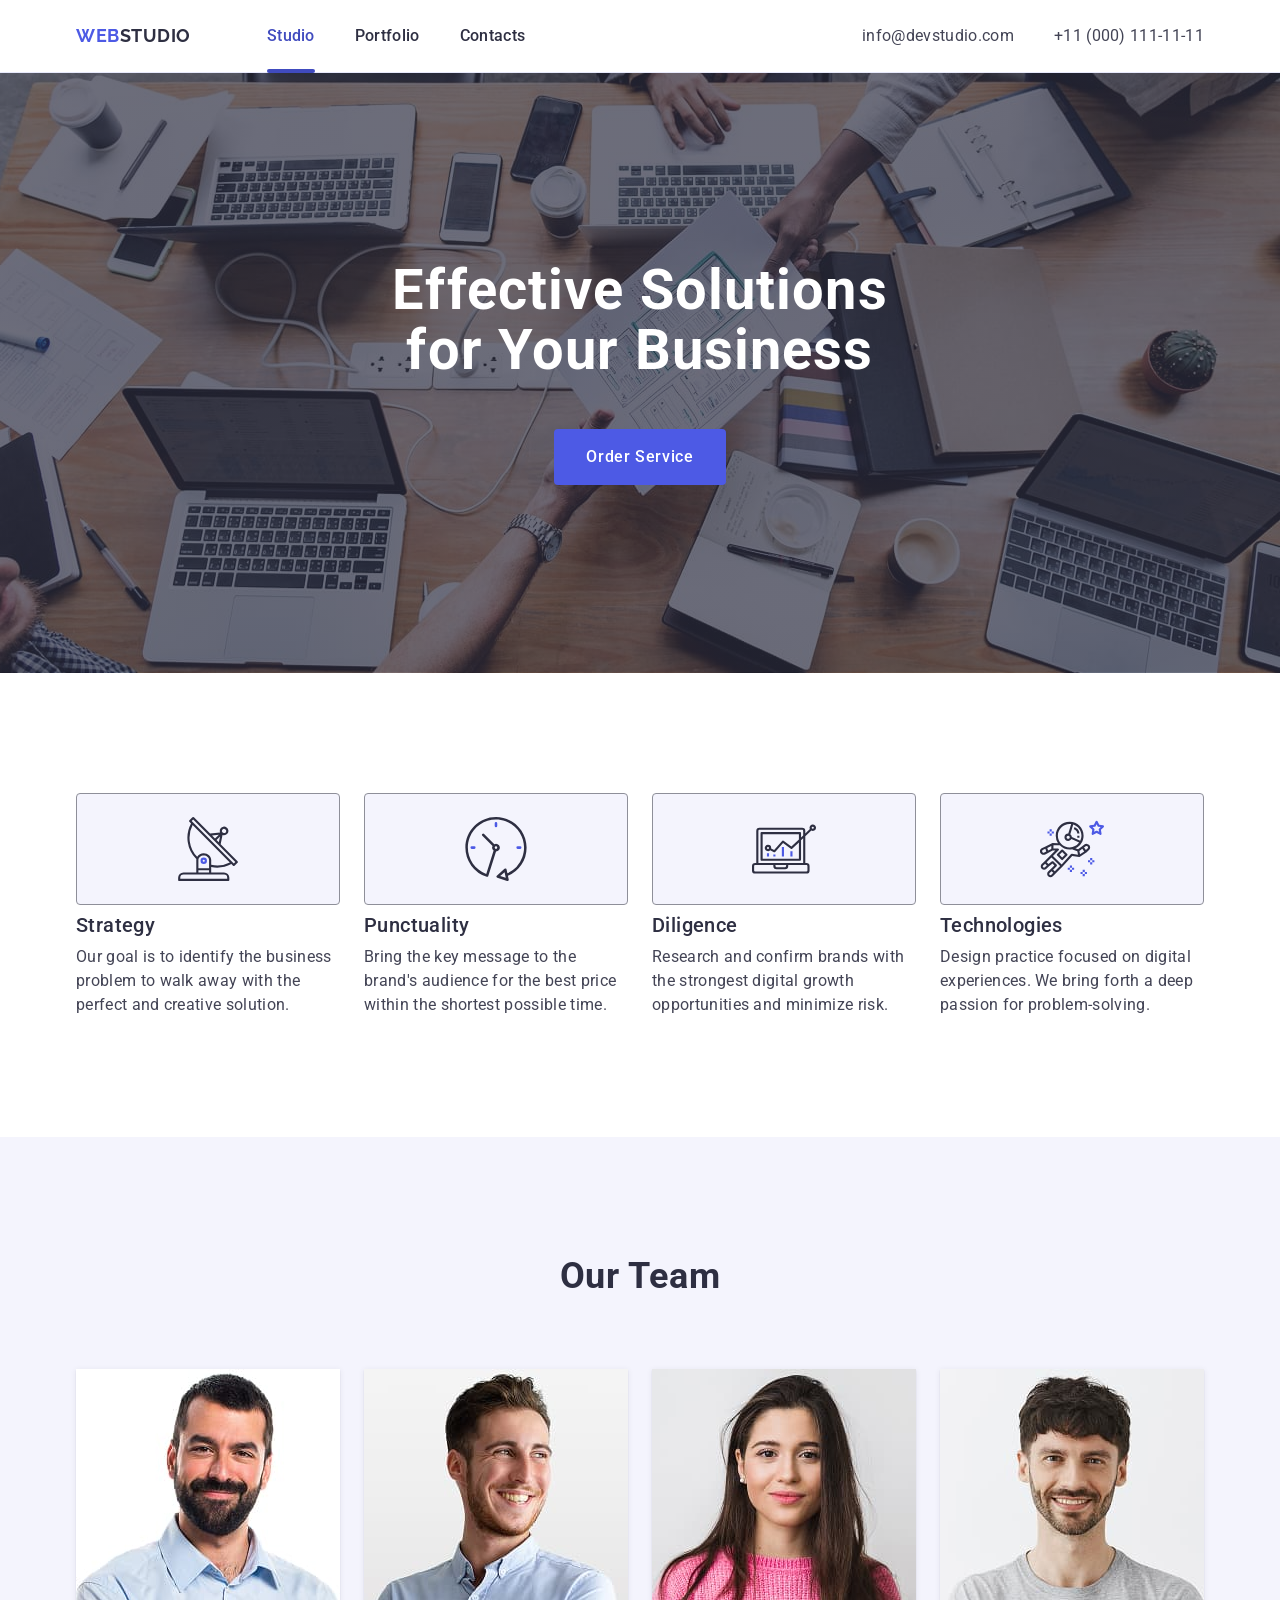
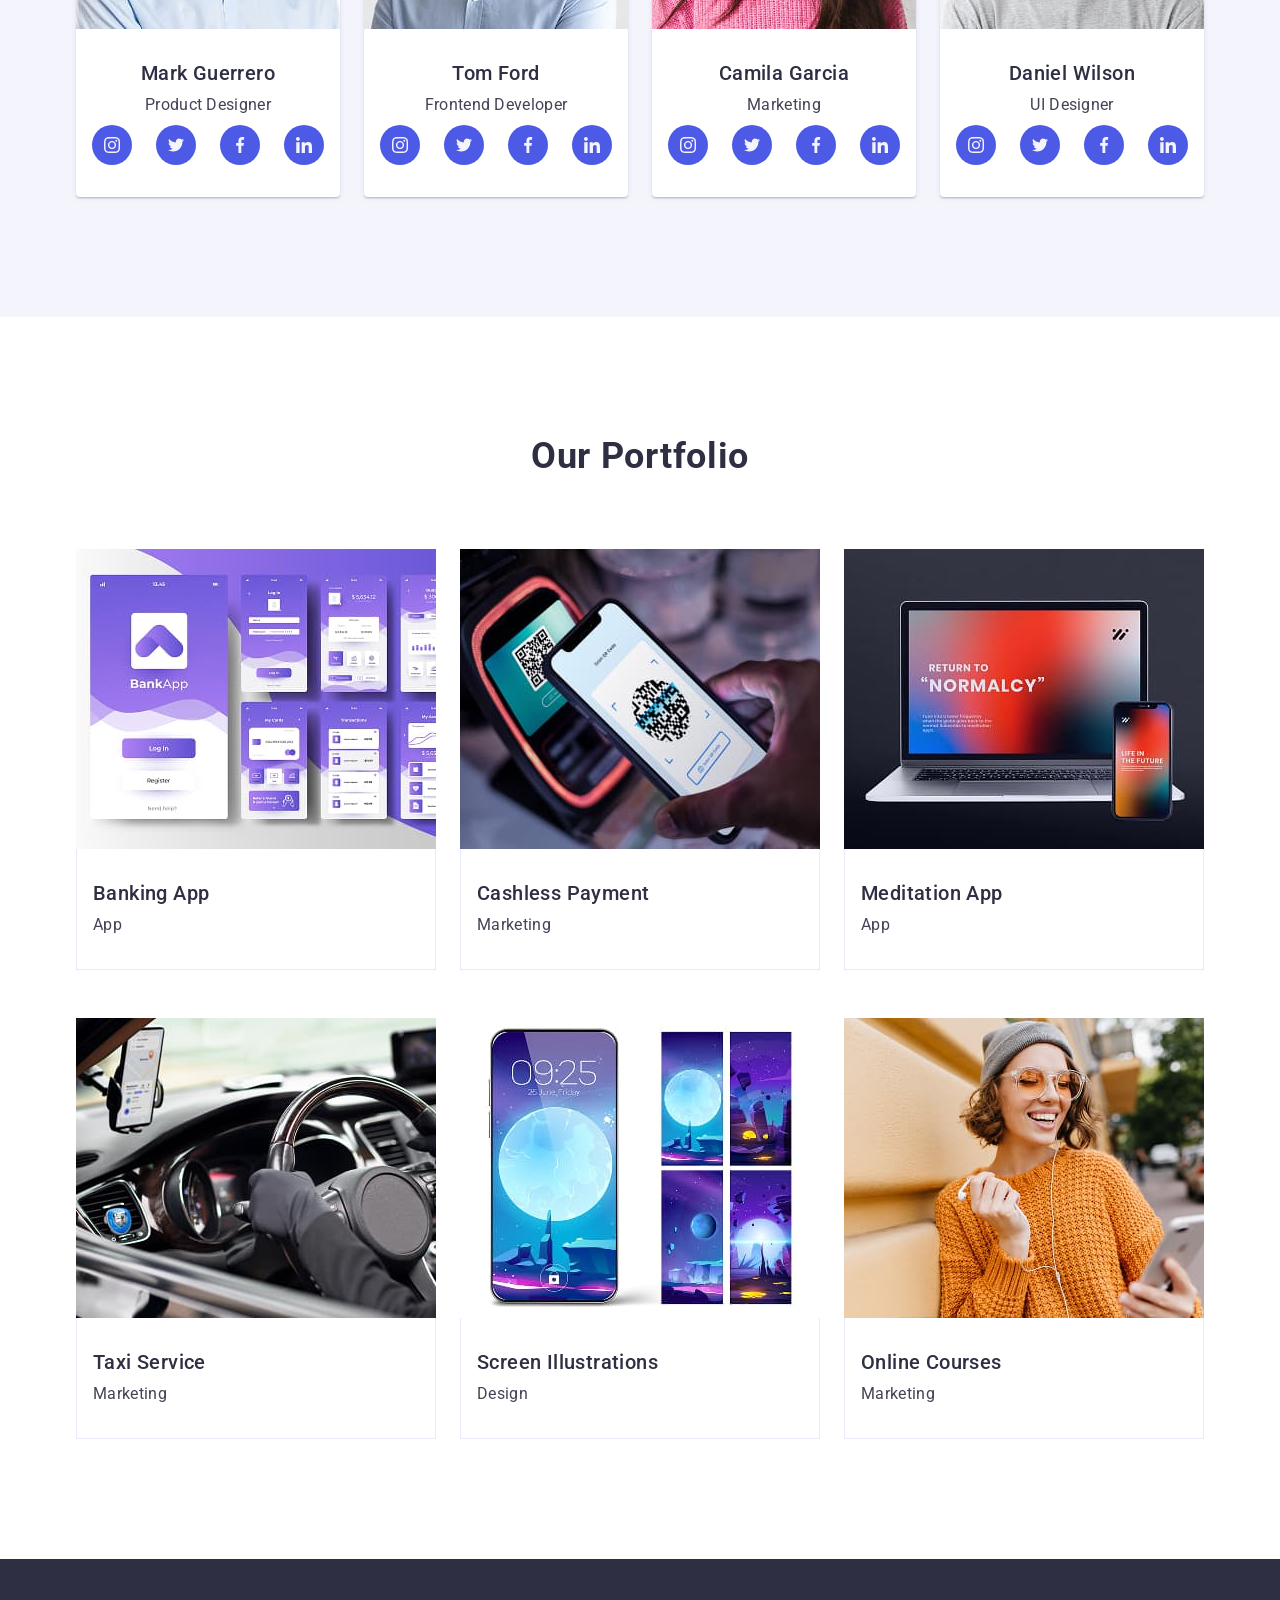
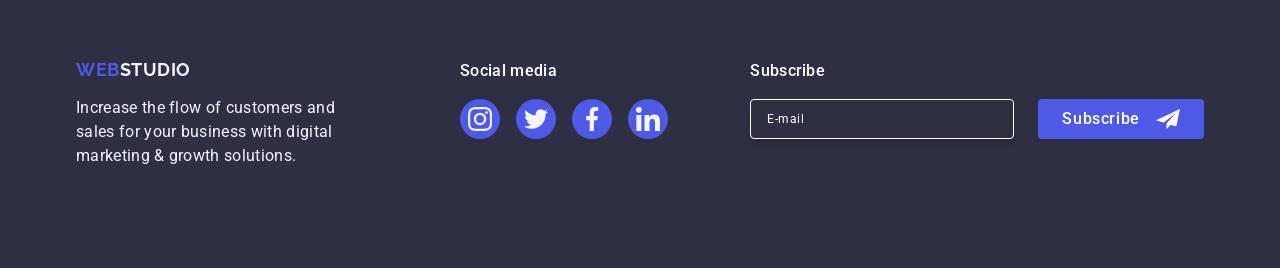
<file: index.html>
<!DOCTYPE html>
<html lang="en">
  <head>
    <meta charset="UTF-8" />
    <meta name="viewport" content="width=device-width, initial-scale=1.0" />
    <link rel="preconnect" href="https://fonts.googleapis.com" />
    <link rel="preconnect" href="https://fonts.gstatic.com" crossorigin />
    <link
      href="https://fonts.googleapis.com/css2?family=Raleway:wght@700&family=Roboto:wght@100..900&display=swap"
      rel="stylesheet"
    />
    <link
      rel="stylesheet"
      href="https://cdn.jsdelivr.net/npm/modern-normalize@2.0.0/modern-normalize.min.css"
    />
    <title>Document</title>
    <link rel="stylesheet" href="./css/styles.css" />
  </head>
  <body>
    <!-- HEADER -->
    <header class="header">
      <div class="container header-container">
        <nav class="header-nav">
          <!-- prettier-ignore -->
          <a href="./index.html" class="logo header-logo">
          Web<span class="logo-studio">Studio</span>
        </a>
          <ul class="header-menu">
            <li>
              <a class="header-menu-link current" href="./index.html">Studio</a>
            </li>
            <li><a class="header-menu-link" href="">Portfolio</a></li>
            <li><a class="header-menu-link" href="">Contacts</a></li>
          </ul>
        </nav>
        <address class="contacts">
          <ul class="header-contacts-list">
            <li>
              <a class="header-contacts-link" href="mailto:info@devstudio.com">
                info@devstudio.com
              </a>
            </li>
            <li>
              <a class="header-contacts-link" href="tel:+110001111111">
                +11 (000) 111-11-11
              </a>
            </li>
          </ul>
        </address>
      </div>
    </header>

    <!-- MAIN -->
    <main>
      <!-- HERO SECTION -->
      <section class="hero-section">
        <div class="container">
          <h1 class="hero-title">Effective Solutions for Your Business</h1>
          <button type="button" class="hero-button" data-modal-open>
            Order Service
          </button>
        </div>
      </section>

      <!-- BENEFITS SECTION -->
      <section class="section">
        <div class="container">
          <h2 class="visually-hidden">Our Benefits</h2>
          <ul class="benefits-list">
            <li class="benefits-item">
              <div class="benefits-icon-wrapper">
                <svg width="64" height="64">
                  <use href="./images/icons.svg#icon-antenna"></use>
                </svg>
              </div>
              <h3 class="benefits-item-title">Strategy</h3>
              <p class="benefits-item-text">
                Our goal is to identify the business problem to walk away with
                the perfect and creative solution.
              </p>
            </li>
            <li class="benefits-item">
              <div class="benefits-icon-wrapper">
                <svg width="64" height="64">
                  <use href="./images/icons.svg#icon-clock"></use>
                </svg>
              </div>
              <h3 class="benefits-item-title">Punctuality</h3>
              <p class="benefits-item-text">
                Bring the key message to the brand's audience for the best price
                within the shortest possible time.
              </p>
            </li>
            <li class="benefits-item">
              <div class="benefits-icon-wrapper">
                <svg width="64" height="64">
                  <use href="./images/icons.svg#icon-diagram"></use>
                </svg>
              </div>
              <h3 class="benefits-item-title">Diligence</h3>
              <p class="benefits-item-text">
                Research and confirm brands with the strongest digital growth
                opportunities and minimize risk.
              </p>
            </li>
            <li class="benefits-item">
              <div class="benefits-icon-wrapper">
                <svg width="64" height="64">
                  <use href="./images/icons.svg#icon-astronaut"></use>
                </svg>
              </div>
              <h3 class="benefits-item-title">Technologies</h3>
              <p class="benefits-item-text">
                Design practice focused on digital experiences. We bring forth a
                deep passion for problem-solving.
              </p>
            </li>
          </ul>
        </div>
      </section>

      <!-- TEAM SECTION -->
      <section class="team-section section">
        <div class="container">
          <h2 class="team-title">Our Team</h2>
          <ul class="team-list">
            <li class="team-item">
              <img
                src="./images/Team-1.jpg"
                alt="A dark-haired bearded man in a light blue shirt"
                width="264"
                height="260"
              />
              <div class="team-content">
                <h3 class="team-item-title">Mark Guerrero</h3>
                <p class="team-item-text">Product Designer</p>
                <ul class="team-social-list">
                  <li class="team-social-item">
                    <a class="team-social-link" href="">
                      <svg class="team-social-icon" width="16" height="16">
                        <use href="./images/icons.svg#icon-instagram"></use>
                      </svg>
                    </a>
                  </li>
                  <li class="team-social-item">
                    <a class="team-social-link" href="">
                      <svg class="team-social-icon" width="16" height="16">
                        <use href="./images/icons.svg#icon-twitter"></use>
                      </svg>
                    </a>
                  </li>
                  <li class="team-social-item">
                    <a class="team-social-link" href="">
                      <svg class="team-social-icon" width="16" height="16">
                        <use href="./images/icons.svg#icon-facebook"></use>
                      </svg>
                    </a>
                  </li>
                  <li class="team-social-item">
                    <a class="team-social-link" href="">
                      <svg class="team-social-icon" width="16" height="16">
                        <use href="./images/icons.svg#icon-linkedin"></use>
                      </svg>
                    </a>
                  </li>
                </ul>
              </div>
            </li>
            <li class="team-item">
              <img
                src="./images/Team-2.jpg"
                alt="A fair-haired man in a light blue shirt"
                width="264"
                height="260"
              />
              <div class="team-content">
                <h3 class="team-item-title">Tom Ford</h3>
                <p class="team-item-text">Frontend Developer</p>
                <ul class="team-social-list">
                  <li class="team-social-item">
                    <a class="team-social-link" href="">
                      <svg class="team-social-icon" width="16" height="16">
                        <use href="./images/icons.svg#icon-instagram"></use>
                      </svg>
                    </a>
                  </li>
                  <li class="team-social-item">
                    <a class="team-social-link" href="">
                      <svg class="team-social-icon" width="16" height="16">
                        <use href="./images/icons.svg#icon-twitter"></use>
                      </svg>
                    </a>
                  </li>
                  <li class="team-social-item">
                    <a class="team-social-link" href="">
                      <svg class="team-social-icon" width="16" height="16">
                        <use href="./images/icons.svg#icon-facebook"></use>
                      </svg>
                    </a>
                  </li>
                  <li class="team-social-item">
                    <a class="team-social-link" href="">
                      <svg class="team-social-icon" width="16" height="16">
                        <use href="./images/icons.svg#icon-linkedin"></use>
                      </svg>
                    </a>
                  </li>
                </ul>
              </div>
            </li>
            <li class="team-item">
              <img
                src="./images/Team-3.jpg"
                alt="A dark-haired woman in a pink sweater"
                width="264"
                height="260"
              />
              <div class="team-content">
                <h3 class="team-item-title">Camila Garcia</h3>
                <p class="team-item-text">Marketing</p>
                <ul class="team-social-list">
                  <li class="team-social-item">
                    <a class="team-social-link" href="">
                      <svg class="team-social-icon" width="16" height="16">
                        <use href="./images/icons.svg#icon-instagram"></use>
                      </svg>
                    </a>
                  </li>
                  <li class="team-social-item">
                    <a class="team-social-link" href="">
                      <svg class="team-social-icon" width="16" height="16">
                        <use href="./images/icons.svg#icon-twitter"></use>
                      </svg>
                    </a>
                  </li>
                  <li class="team-social-item">
                    <a class="team-social-link" href="">
                      <svg class="team-social-icon" width="16" height="16">
                        <use href="./images/icons.svg#icon-facebook"></use>
                      </svg>
                    </a>
                  </li>
                  <li class="team-social-item">
                    <a class="team-social-link" href="">
                      <svg class="team-social-icon" width="16" height="16">
                        <use href="./images/icons.svg#icon-linkedin"></use>
                      </svg>
                    </a>
                  </li>
                </ul>
              </div>
            </li>
            <li class="team-item">
              <img
                src="./images/Team-4.jpg"
                alt="A dark-haired man in a gray T-shirt"
                width="264"
                height="260"
              />
              <div class="team-content">
                <h3 class="team-item-title">Daniel Wilson</h3>
                <p class="team-item-text">UI Designer</p>
                <ul class="team-social-list">
                  <li class="team-social-item">
                    <a class="team-social-link" href="">
                      <svg class="team-social-icon" width="16" height="16">
                        <use href="./images/icons.svg#icon-instagram"></use>
                      </svg>
                    </a>
                  </li>
                  <li class="team-social-item">
                    <a class="team-social-link" href="">
                      <svg class="team-social-icon" width="16" height="16">
                        <use href="./images/icons.svg#icon-twitter"></use>
                      </svg>
                    </a>
                  </li>
                  <li class="team-social-item">
                    <a class="team-social-link" href="">
                      <svg class="team-social-icon" width="16" height="16">
                        <use href="./images/icons.svg#icon-facebook"></use>
                      </svg>
                    </a>
                  </li>
                  <li class="team-social-item">
                    <a class="team-social-link" href="">
                      <svg class="team-social-icon" width="16" height="16">
                        <use href="./images/icons.svg#icon-linkedin"></use>
                      </svg>
                    </a>
                  </li>
                </ul>
              </div>
            </li>
          </ul>
        </div>
      </section>

      <!-- PORTFOLIO SECTION -->
      <section class="section">
        <div class="container">
          <h2 class="portfolio-title">Our Portfolio</h2>
          <ul class="portfolio-list">
            <li class="portfolio-item">
              <div class="portfolio-wrapper">
                <img
                  src="./images/Portfolio-1.jpg"
                  alt="Banking app"
                  width="360"
                  height="300"
                />
                <p class="overlay">
                  14 Stylish and User-Friendly App Design Concepts · Task
                  Manager App · Calorie Tracker App · Exotic Fruit Ecommerce App
                  · Cloud Storage App
                </p>
              </div>
              <div class="portfolio-content">
                <h3 class="portfolio-item-title">Banking App</h3>
                <p class="portfolio-item-text">App</p>
              </div>
            </li>
            <li class="portfolio-item">
              <div class="portfolio-wrapper">
                <img
                  src="./images/Portfolio-2.jpg"
                  alt="Mobile phone"
                  width="360"
                  height="300"
                />
                <p class="overlay">
                  14 Stylish and User-Friendly App Design Concepts · Task
                  Manager App · Calorie Tracker App · Exotic Fruit Ecommerce App
                  · Cloud Storage App
                </p>
              </div>
              <div class="portfolio-content">
                <h3 class="portfolio-item-title">Cashless Payment</h3>
                <p class="portfolio-item-text">Marketing</p>
              </div>
            </li>
            <li class="portfolio-item">
              <div class="portfolio-wrapper">
                <img
                  src="./images/Portfolio-3.jpg"
                  alt="Laptop and mobile phone"
                  width="360"
                  height="300"
                />
                <p class="overlay">
                  14 Stylish and User-Friendly App Design Concepts · Task
                  Manager App · Calorie Tracker App · Exotic Fruit Ecommerce App
                  · Cloud Storage App
                </p>
              </div>
              <div class="portfolio-content">
                <h3 class="portfolio-item-title">Meditation App</h3>
                <p class="portfolio-item-text">App</p>
              </div>
            </li>
            <li class="portfolio-item">
              <div class="portfolio-wrapper">
                <img
                  src="./images/Portfolio-4.jpg"
                  alt="Steering wheel"
                  width="360"
                  height="300"
                />
                <p class="overlay">
                  14 Stylish and User-Friendly App Design Concepts · Task
                  Manager App · Calorie Tracker App · Exotic Fruit Ecommerce App
                  · Cloud Storage App
                </p>
              </div>
              <div class="portfolio-content">
                <h3 class="portfolio-item-title">Taxi Service</h3>
                <p class="portfolio-item-text">Marketing</p>
              </div>
            </li>
            <li class="portfolio-item">
              <div class="portfolio-wrapper">
                <img
                  src="./images/Portfolio-5.jpg"
                  alt="Mobile phone and images of the moon"
                  width="360"
                  height="300"
                />
                <p class="overlay">
                  14 Stylish and User-Friendly App Design Concepts · Task
                  Manager App · Calorie Tracker App · Exotic Fruit Ecommerce App
                  · Cloud Storage App
                </p>
              </div>
              <div class="portfolio-content">
                <h3 class="portfolio-item-title">Screen Illustrations</h3>
                <p class="portfolio-item-text">Design</p>
              </div>
            </li>
            <li class="portfolio-item">
              <div class="portfolio-wrapper">
                <img
                  src="./images/Portfolio-6.jpg"
                  alt="Girl in orange sweater"
                  width="360"
                  height="300"
                />
                <p class="overlay">
                  14 Stylish and User-Friendly App Design Concepts · Task
                  Manager App · Calorie Tracker App · Exotic Fruit Ecommerce App
                  · Cloud Storage App
                </p>
              </div>
              <div class="portfolio-content">
                <h3 class="portfolio-item-title">Online Courses</h3>
                <p class="portfolio-item-text">Marketing</p>
              </div>
            </li>
          </ul>
        </div>
      </section>
    </main>

    <!-- FOOTER -->
    <footer class="footer">
      <div class="container footer-container">
        <div class="footer-wrapper">
          <!-- prettier-ignore -->
          <a class="logo footer-logo" href="./index.html">
          Web<span class="footer-logo-studio">Studio</span>
        </a>
          <p class="footer-text">
            Increase the flow of customers and sales for your business with
            digital marketing & growth solutions.
          </p>
        </div>

        <div>
          <p class="footer-title">Social media</p>
          <ul class="footer-icon-list">
            <li class="footer-icon-item">
              <a href="" class="footer-icon-link">
                <svg class="footer-icon" width="24" height="24">
                  <use href="./images/icons.svg#icon-instagram"></use>
                </svg>
              </a>
            </li>
            <li class="footer-icon-item">
              <a href="" class="footer-icon-link">
                <svg class="footer-icon" width="24" height="24">
                  <use href="./images/icons.svg#icon-twitter"></use>
                </svg>
              </a>
            </li>
            <li class="footer-icon-item">
              <a href="" class="footer-icon-link">
                <svg class="footer-icon" width="24" height="24">
                  <use href="./images/icons.svg#icon-facebook"></use>
                </svg>
              </a>
            </li>
            <li class="footer-icon-item">
              <a href="" class="footer-icon-link">
                <svg class="footer-icon" width="24" height="24">
                  <use href="./images/icons.svg#icon-linkedin"></use>
                </svg>
              </a>
            </li>
          </ul>
        </div>

        <div class="footer-form-container">
          <p class="footer-form-title">Subscribe</p>
          <form class="footer-form" name="subscribe-form">
            <label class="footer-form-label" for="user-email">
              <input
                class="footer-form-input"
                type="email"
                name="user-email"
                id="user-email"
                placeholder="E-mail"
              />
            </label>

            <button class="footer-form-btn" type="submit">
              Subscribe
              <svg class="footer-form-icon" width="24" height="24">
                <use href="./images/icons.svg#icon-subscribe"></use>
              </svg>
            </button>
          </form>
        </div>
      </div>
    </footer>

    <!-- MODAL -->
    <div class="backdrop" data-modal>
      <div class="modal">
        <button type="button" class="modal-close-btn" data-modal-close>
          <svg class="modal-close-icon" width="8" height="8">
            <use href="./images/icons.svg#icon-close"></use>
          </svg>
        </button>
        <p class="modal-title">Leave your contacts and we will call you back</p>

        <!-- MODAL FORM -->
        <form name="modal-form">
          <div class="modal-thumb">
            <label class="modal-label" for="user-name">Name</label>
            <div class="modal-input-group">
              <input
                class="modal-input-field"
                type="text"
                name="user-name"
                id="user-name"
                required
              />
              <svg class="modal-input-icon" width="18" height="24">
                <use href="./images/icons.svg#icon-person"></use>
              </svg>
            </div>
          </div>
          <div class="modal-thumb">
            <label class="modal-label" for="tel">Phone</label>
            <div class="modal-input-group">
              <input
                class="modal-input-field"
                type="tel"
                name="user-tel"
                id="tel"
                required
              />
              <svg class="modal-input-icon" width="18" height="24">
                <use href="./images/icons.svg#icon-phone"></use>
              </svg>
            </div>
          </div>
          <div class="modal-thumb">
            <label class="modal-label" for="email">Email</label>
            <div class="modal-input-group">
              <input
                class="modal-input-field"
                name="user-email"
                type="email"
                id="email"
                required
              />
              <svg class="modal-input-icon" width="18" height="24">
                <use href="./images/icons.svg#icon-email"></use>
              </svg>
            </div>
          </div>
          <div class="modal-textarea-thumb">
            <label class="modal-label" for="user-comment">Comment</label>
            <textarea
              class="modal-textarea"
              name="user-comment"
              id="user-comment"
              placeholder="Text input"
            ></textarea>
          </div>
          <div class="checkbox-container">
            <input
              class="visually-hidden checkbox-input"
              type="checkbox"
              name="user-privacy"
              id="user-privacy"
              value="true"
            />
            <!-- prettier-ignore -->
            <label class="checkbox-label" for="user-privacy">
              <span class="checkbox-icon-wrapper">
                <svg class="checkbox-icon" width="10" height="8">
                  <use href="./images/icons.svg#icon-check"></use>
                </svg>
              </span>
              I accept the terms and conditions of the <a class="checkbox-link" href="">Privacy Policy</a>
            </label>
          </div>
          <button class="modal-send-btn" type="submit">Send</button>
        </form>
      </div>
    </div>
    <script src="./js/modal.js"></script>
  </body>
</html>
</file>
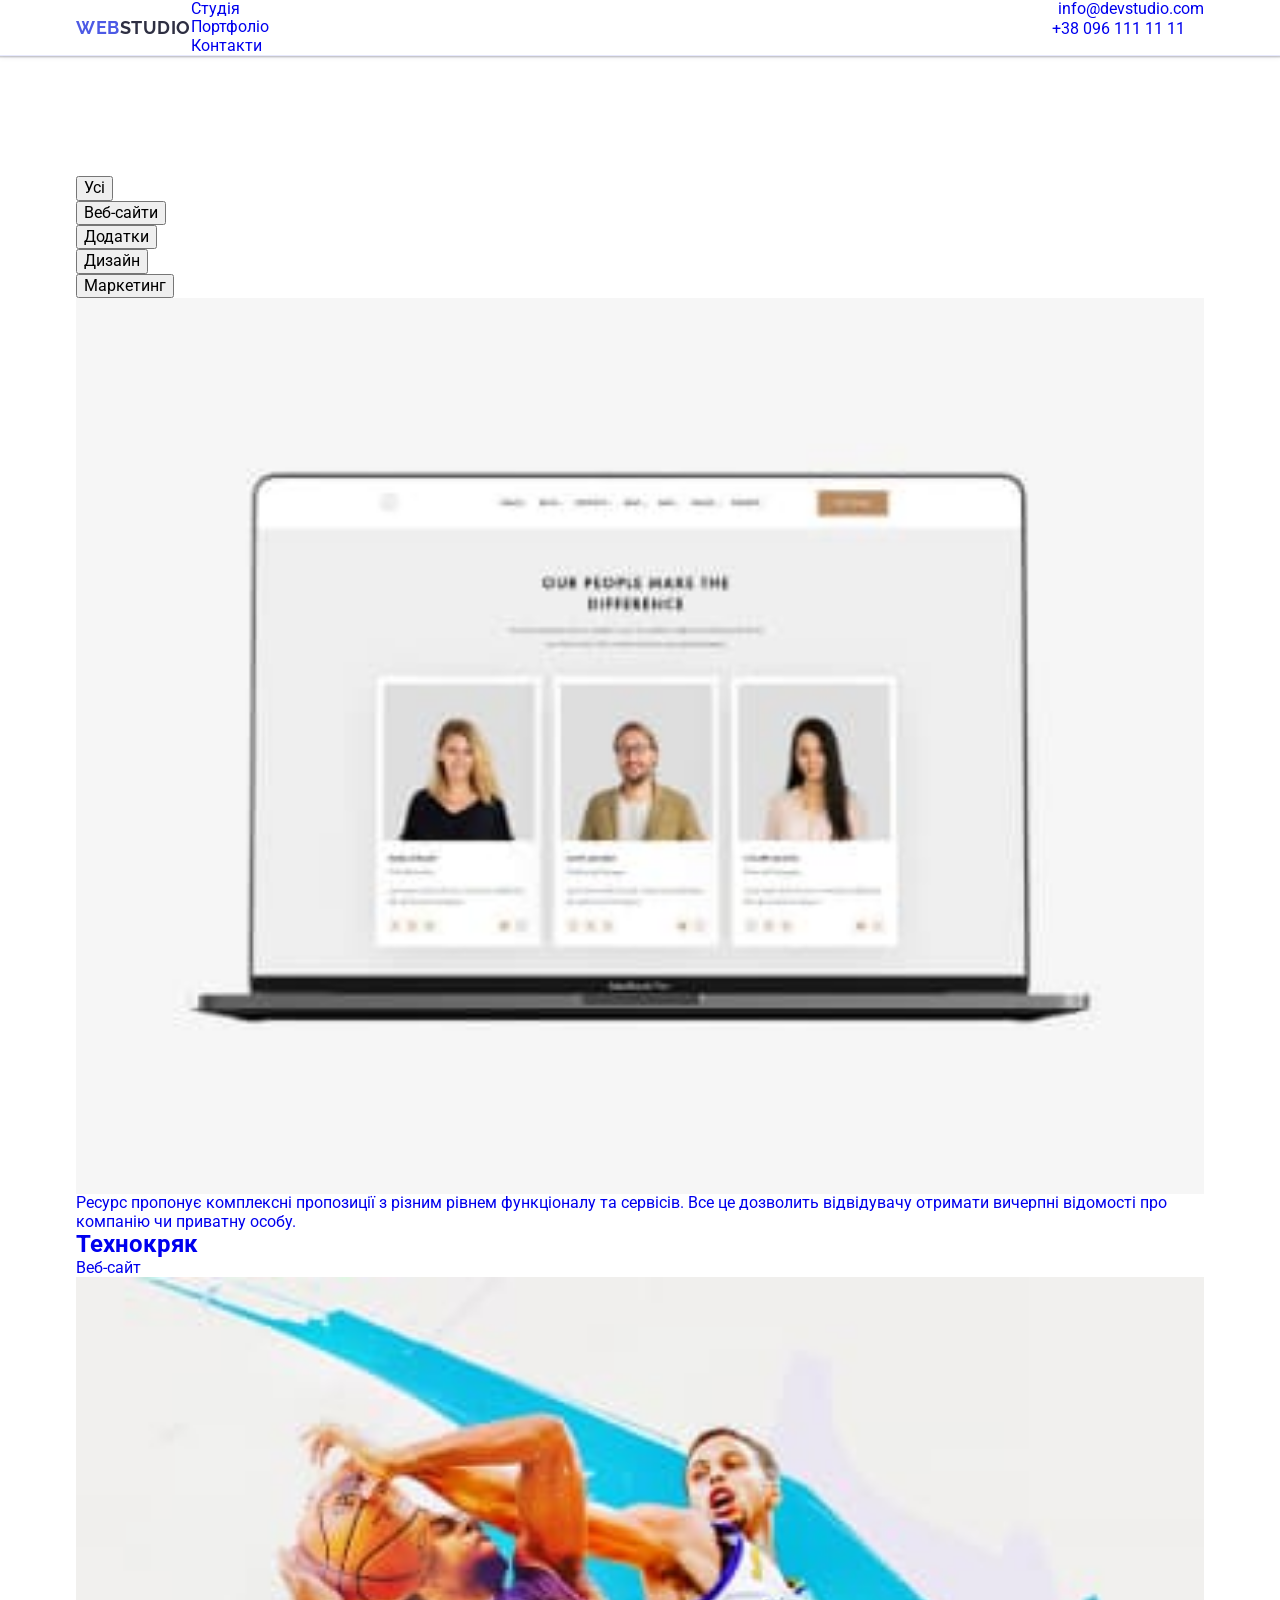
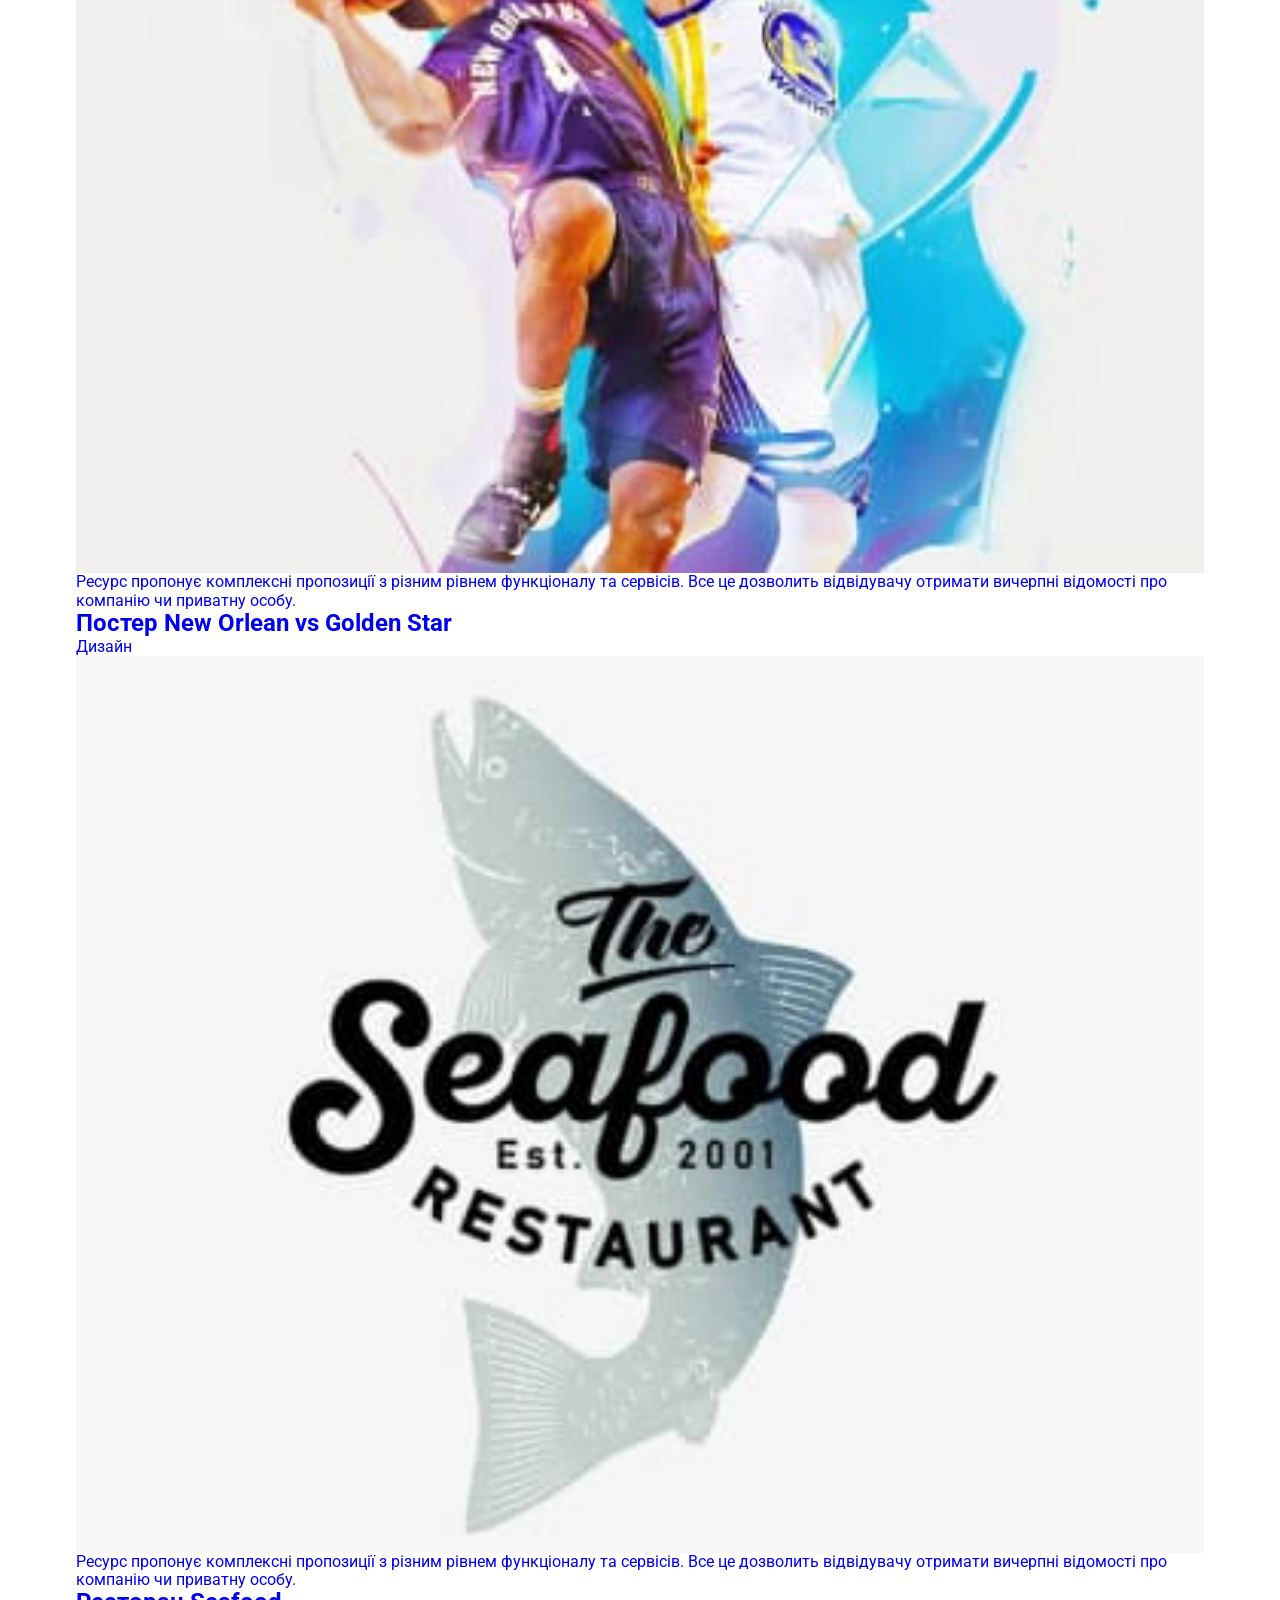
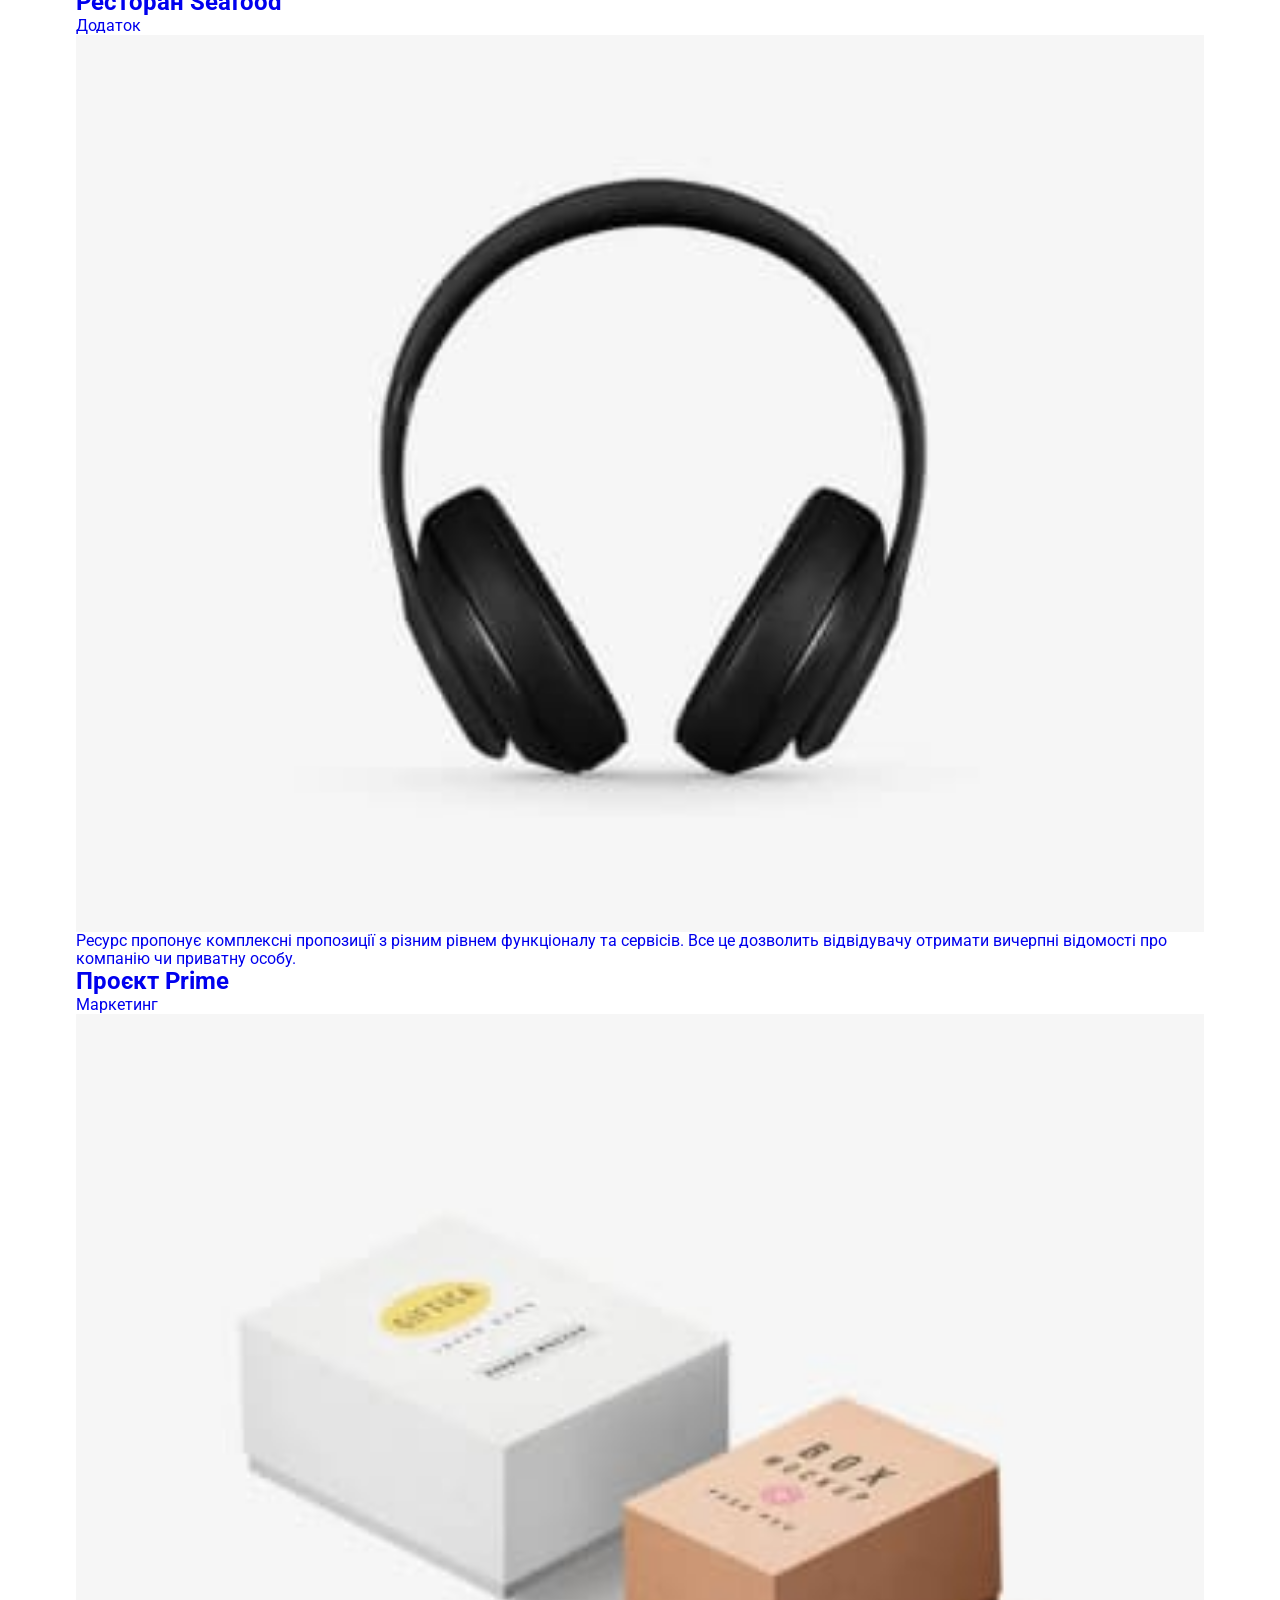
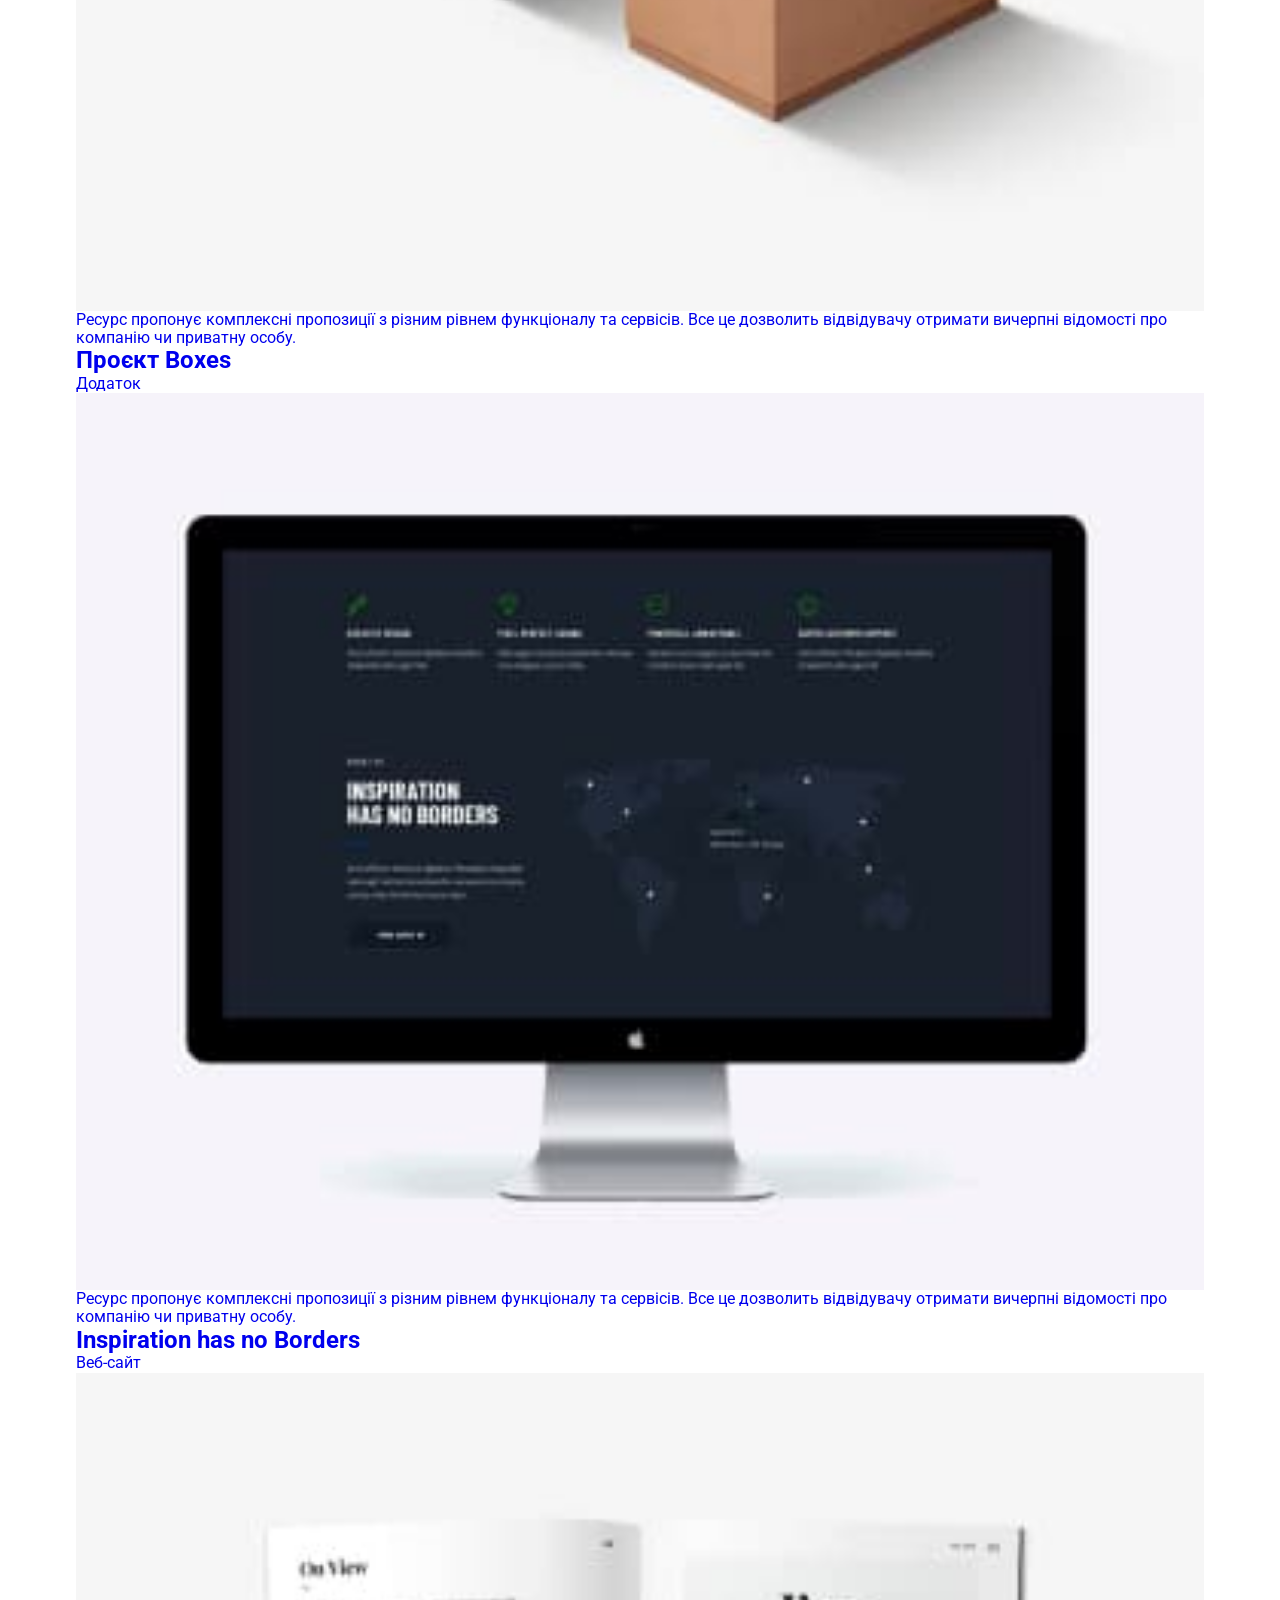
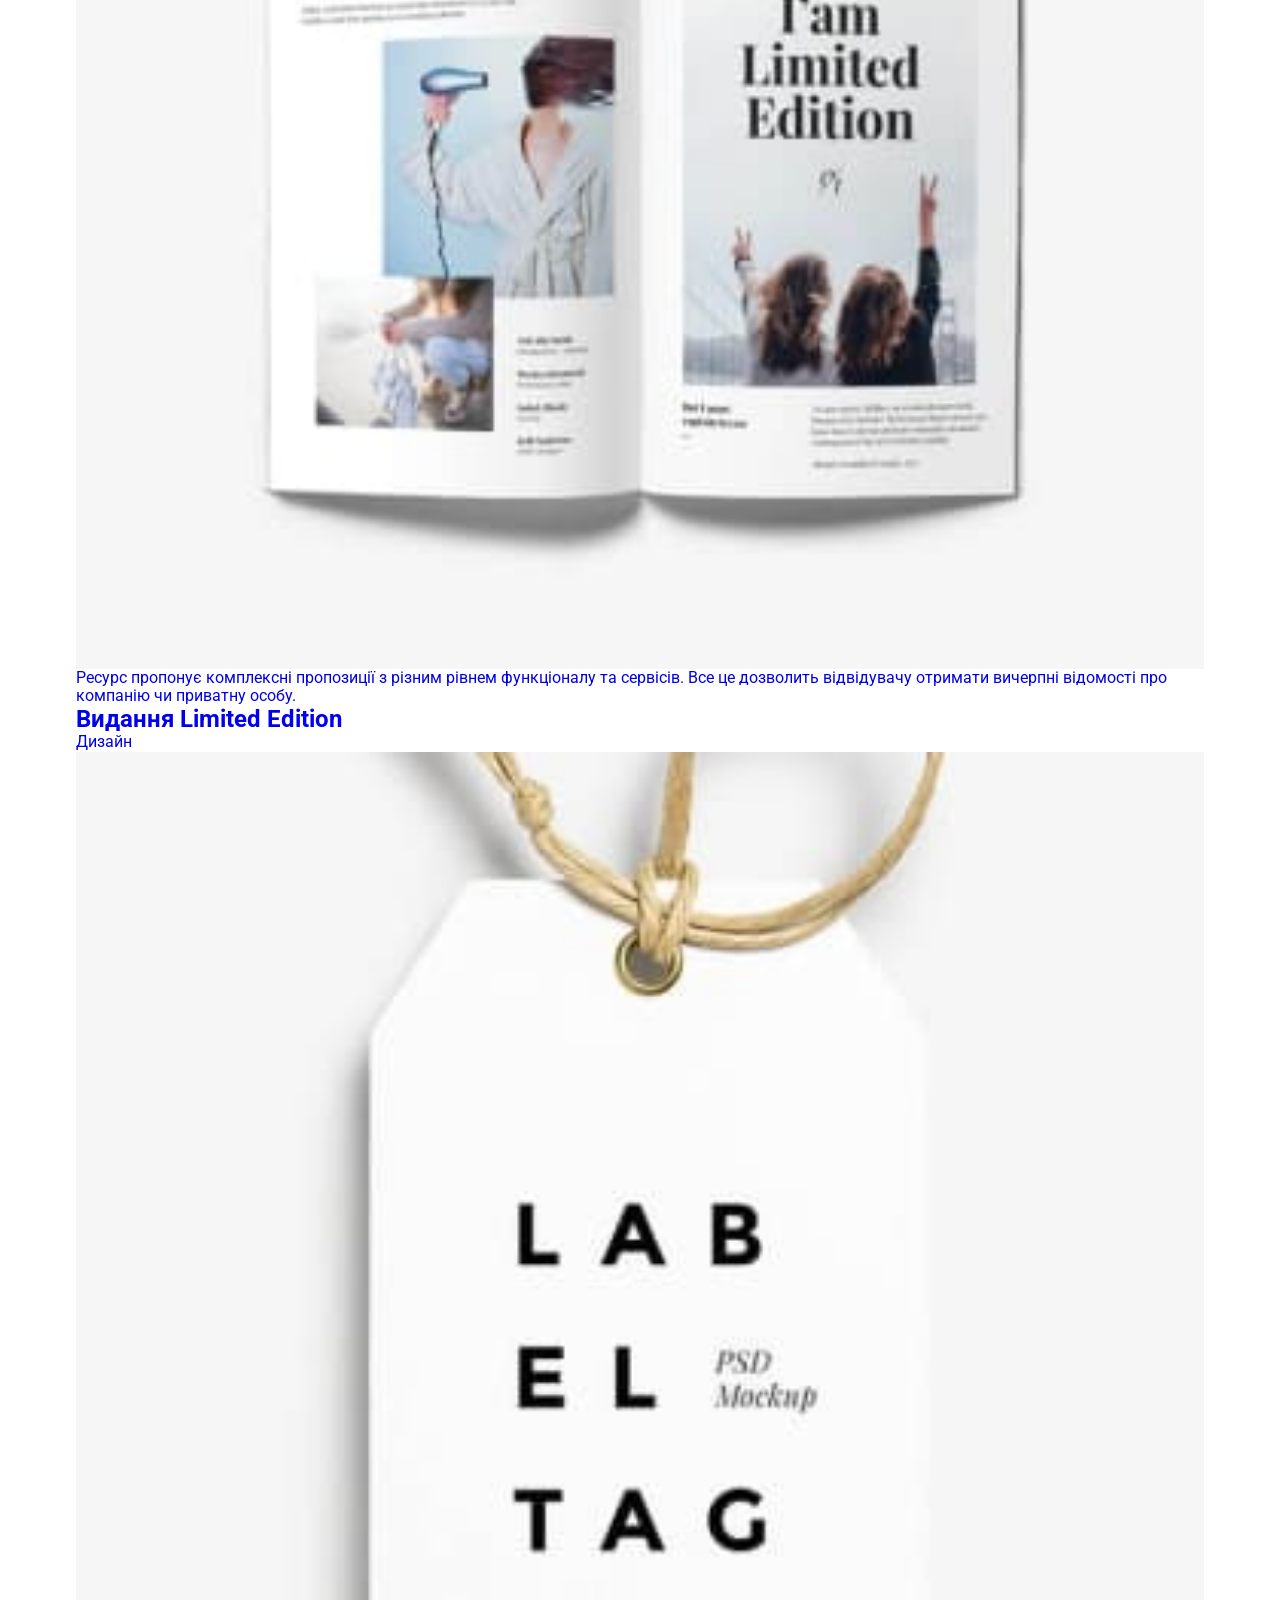
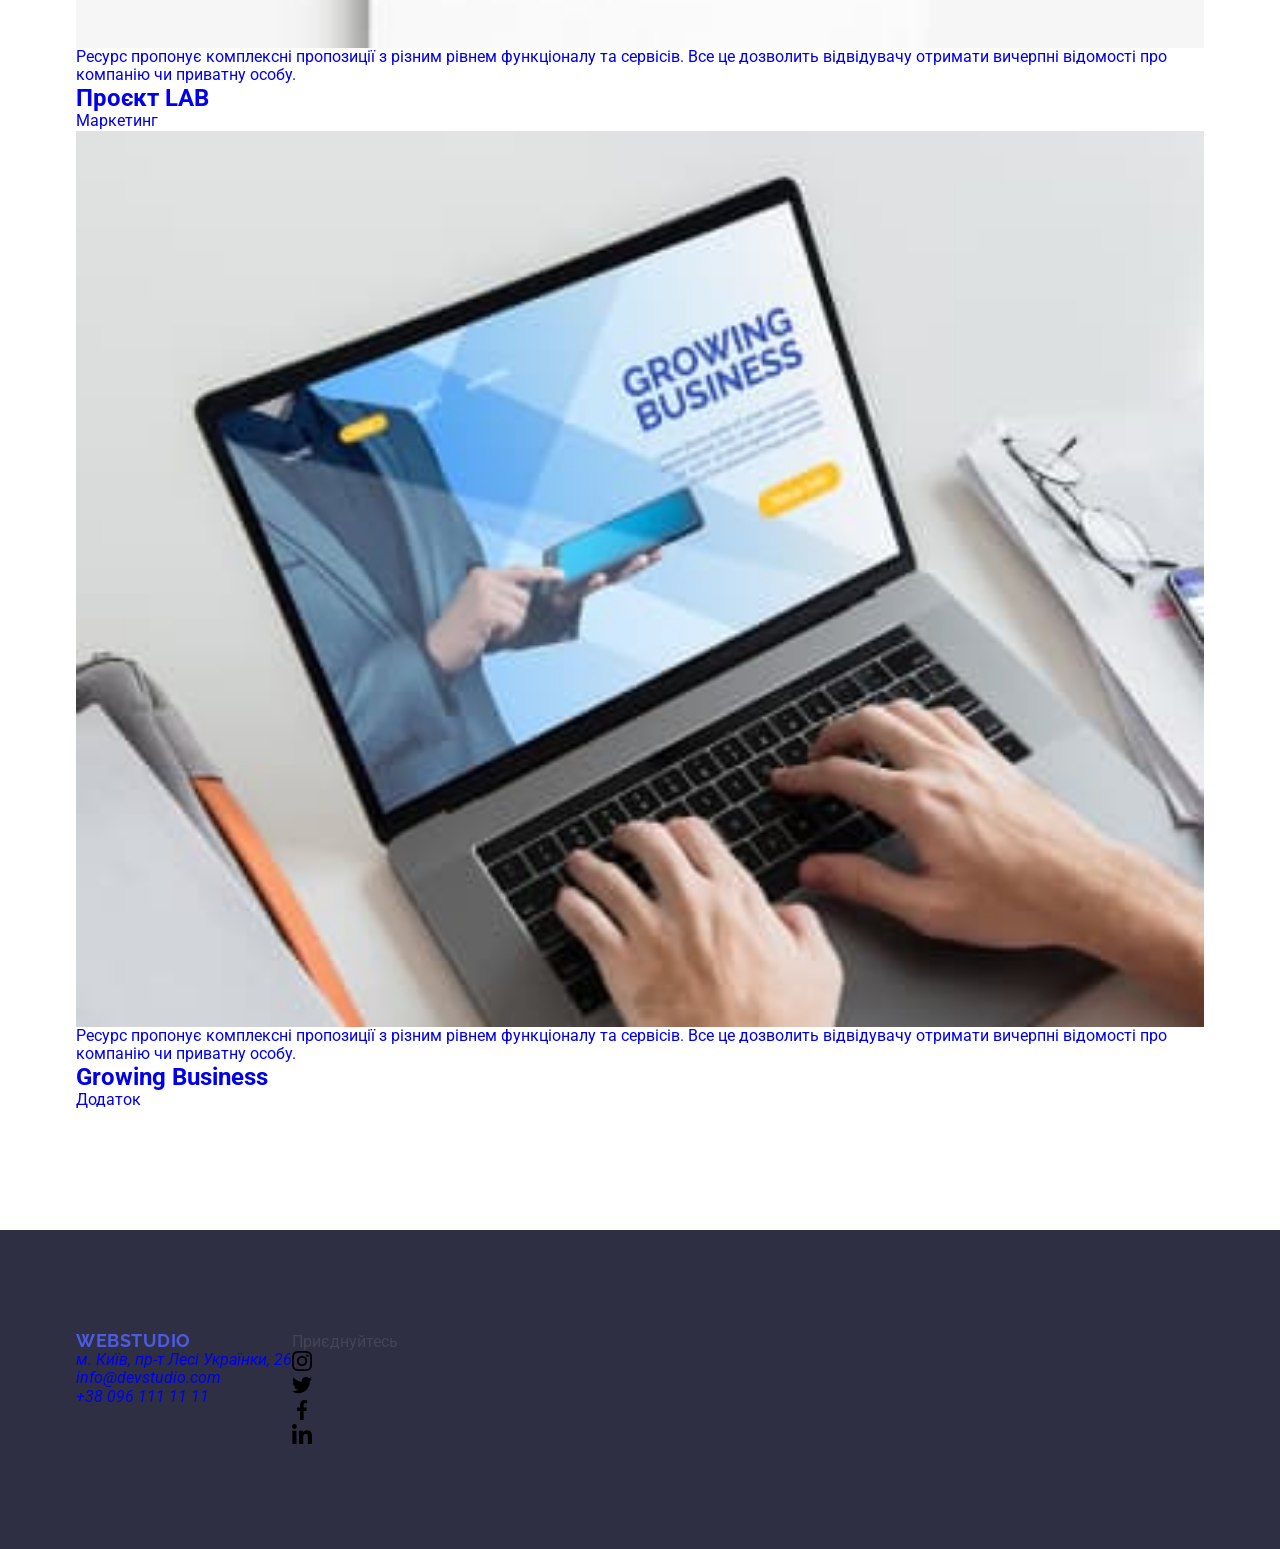
<file: portfolio.html>
<!DOCTYPE html>
<html lang="uk">
  <head>
    <meta charset="UTF-8" />
    <meta http-equiv="X-UA-Compatible" content="IE=edge" />
    <meta name="viewport" content="width=device-width, initial-scale=1.0" />
    <link rel="preconnect" href="https://fonts.googleapis.com" />
    <link rel="preconnect" href="https://fonts.gstatic.com" crossorigin />
    <link
      href="https://fonts.googleapis.com/css2?family=Raleway:wght@700&family=Roboto:wght@400;500;700;900&display=swap"
      rel="stylesheet"
    />
    <title>Document</title>
    <link
      rel="stylesheet"
      href="https://cdnjs.cloudflare.com/ajax/libs/modern-normalize/1.1.0/modern-normalize.min.css"
    />
    <link rel="stylesheet" href="./css/styles.css" />
  </head>
  <body>
    <header class="header">
      <div class="container">
        <div class="header-container">
          <nav class="header-nav">
            <a class="logo" href="#">Web<span class="logo-studio">Studio</span></a>
            <ul class="site-nav list">
              <li><a class="nav-link" href="./index.html">Студія</a></li>
              <li class="site-nav-item">
                <a class="nav-link link-current page-portfolio" href="#">Портфоліо</a>
              </li>
              <li><a class="nav-link" href="#">Контакти</a></li>
            </ul>
          </nav>
          <ul class="contact-list list">
            <li class="contact-item">
              <a class="contact-link" href="mailto:info@devstudio.com"
                ><svg class="contact-icon" width="16" height="12">
                  <use href="./images/icons.svg#icon-envelope-1"></use>
                </svg>
                info@devstudio.com</a
              >
            </li>
            <li class="contact-item">
              <a class="contact-link" href="tel:+380961111111"
                ><svg class="contact-icon" width="10" height="16">
                  <use href="./images/icons.svg#icon-smartphone"></use>
                </svg>
                +38 096 111 11 11</a
              >
            </li>
          </ul>
        </div>
      </div>
    </header>
    <main>
      <section class="section">
        <div class="container">
          <h1 class="visually-hidden">Наші проекти</h1>
          <ul class="button-list list">
            <li>
              <button type="button" class="filter-button button-current">Усі</button>
            </li>
            <li>
              <button type="button" class="filter-button">Веб-сайти</button>
            </li>
            <li>
              <button type="button" class="filter-button">Додатки</button>
            </li>
            <li>
              <button type="button" class="filter-button">Дизайн</button>
            </li>
            <li>
              <button type="button" class="filter-button">Маркетинг</button>
            </li>
          </ul>
          <ul class="project-container list">
            <li>
              <a href="#" class="project-link">
                <div class="project-photo">
                  <img
                    src="./images/project1.jpg"
                    alt="Ноутбук, на екрані якого три фотографії, дві жінки і один чоловік."
                    width="370"
                  />
                  <div class="about-project">
                    <p class="project-description">
                      Ресурс пропонує комплексні пропозиції з різним рівнем функціоналу та сервісів.
                      Все це дозволить відвідувачу отримати вичерпні відомості про компанію чи
                      приватну особу.
                    </p>
                  </div>
                </div>
                <div class="project-content">
                  <h2 class="project-title">Технокряк</h2>
                  <p class="project-text">Веб-сайт</p>
                </div></a
              >
            </li>
            <li>
              <a href="#" class="project-link">
                <div class="project-photo">
                  <img
                    src="./images/project2.jpg"
                    alt="Двоє чоловіків, що грають в баскетбол"
                    width="370"
                  />
                  <div class="about-project">
                    <p class="project-description">
                      Ресурс пропонує комплексні пропозиції з різним рівнем функціоналу та сервісів.
                      Все це дозволить відвідувачу отримати вичерпні відомості про компанію чи
                      приватну особу.
                    </p>
                  </div>
                </div>

                <div class="project-content">
                  <h2 class="project-title">Постер New Orlean vs Golden Star</h2>
                  <p class="project-text">Дизайн</p>
                </div></a
              >
            </li>
            <li>
              <a href="#" class="project-link"
                >
                <div class="project-photo"><img
                  src="./images/project3.jpg"
                  alt="Логотип ресторану у вигляді його назви на фоні зображення риби."
                  width="370"
                />
                <div class="about-project">
                  <p class="project-description">
                    Ресурс пропонує комплексні пропозиції з різним рівнем функціоналу та сервісів.
                    Все це дозволить відвідувачу отримати вичерпні відомості про компанію чи
                    приватну особу.
                  </p>
                </div></div>
                
                <div class="project-content">
                  <h2 class="project-title">Ресторан Seafood</h2>
                  <p class="project-text">Додаток</p>
                </div></a
              >
            </li>
            <li>
              <a href="#" class="project-link"
                >
                <div class="project-photo"><img src="./images/project4.jpg" alt="Великі чорні навушники" width="370" />
                <div class="about-project">
                  <p class="project-description">
                    Ресурс пропонує комплексні пропозиції з різним рівнем функціоналу та сервісів.
                    Все це дозволить відвідувачу отримати вичерпні відомості про компанію чи
                    приватну особу.
                  </p>
                </div></div>
                
                <div class="project-content">
                  <h2 class="project-title">Проєкт Prime</h2>
                  <p class="project-text">Маркетинг</p>
                </div></a
              >
            </li>
            <li>
              <a href="#" class="project-link"
                >
                <div class="project-photo"><img
                  src="./images/project5.jpg"
                  alt="Біла та свіло-коричнева коробки."
                  width="370"
                />
                <div class="about-project">
                  <p class="project-description">
                    Ресурс пропонує комплексні пропозиції з різним рівнем функціоналу та сервісів.
                    Все це дозволить відвідувачу отримати вичерпні відомості про компанію чи
                    приватну особу.
                  </p>
                </div></div> 
                
                <div class="project-content">
                  <h2 class="project-title">Проєкт Boxes</h2>
                  <p class="project-text">Додаток</p>
                </div></a
              >
            </li>
            <li>
              <a href="#" class="project-link"
                >
                <div class="project-photo"><img
                  src="./images/project6.jpg"
                  alt="Екран комп'ютера, де на чорному фоні білий текст та карта світу."
                  width="370"
                />
                <div class="about-project">
                  <p class="project-description">
                    Ресурс пропонує комплексні пропозиції з різним рівнем функціоналу та сервісів.
                    Все це дозволить відвідувачу отримати вичерпні відомості про компанію чи
                    приватну особу.
                  </p>
                </div></div>
                
                <div class="project-content">
                  <h2 class="project-title">Inspiration has no Borders</h2>
                  <p class="project-text">Веб-сайт</p>
                </div></a
              >
            </li>
            <li>
              <a href="#" class="project-link"
                >
                <div class="project-photo"><img
                  src="./images/project7.jpg"
                  alt="Розгорнутий журнал із зображеннями жінок."
                  width="370"
                />
                <div class="about-project">
                  <p class="project-description">
                    Ресурс пропонує комплексні пропозиції з різним рівнем функціоналу та сервісів.
                    Все це дозволить відвідувачу отримати вичерпні відомості про компанію чи
                    приватну особу.
                  </p>
                </div></div> 
                
                <div class="project-content">
                  <h2 class="project-title">Видання Limited Edition</h2>
                  <p class="project-text">Дизайн</p>
                </div></a
              >
            </li>
            <li>
              <a href="#" class="project-link"
                >
                <div class="project-photo"><img
                  src="./images/project8.jpg"
                  alt="Бірка білого кольору из великими чорними літерами на ній."
                  width="370"
                />
                <div class="about-project">
                  <p class="project-description">
                    Ресурс пропонує комплексні пропозиції з різним рівнем функціоналу та сервісів.
                    Все це дозволить відвідувачу отримати вичерпні відомості про компанію чи
                    приватну особу.
                  </p>
                </div></div>
                
                <div class="project-content">
                  <h2 class="project-title">Проєкт LAB</h2>
                  <p class="project-text">Маркетинг</p>
                </div></a
              >
            </li>
            <li>
              <a href="#" class="project-link"
                >
                <div class="project-photo"><img
                  src="./images/project9.jpg"
                  alt="Ноутбук, на клавіатурі якого лежать руки, а на екерані людина тримає в руках планшет."
                  width="370"
                />
                <div class="about-project">
                  <p class="project-description">
                    Ресурс пропонує комплексні пропозиції з різним рівнем функціоналу та сервісів.
                    Все це дозволить відвідувачу отримати вичерпні відомості про компанію чи
                    приватну особу.
                  </p>
                </div></div>
                
                <div class="project-content">
                  <h2 class="project-title">Growing Business</h2>
                  <p class="project-text">Додаток</p>
                </div></a
              >
            </li>
          </ul>
        </div>
      </section>
    </main>
    <footer class="footer">
      <div class="container">
        <div class="footer-container">
          <div class="footer-contact-container">
            <a href="#" class="logo-link logo">Web<span class="logo-studio-footer">Studio</span></a>
            <address>
              <ul class="list">
                <li class="footer-link-item">
                  <a
                    class="footer-link"
                    href="https://goo.gl/maps/CPtrU1FHBa2aNyZL9"
                    target="_blank"
                    rel="noopener noreferrer nofollow"
                    >м. Київ, пр-т Лесі Українки, 26</a
                  >
                </li>
                <li class="footer-link-item">
                  <a class="footer-link footer-contact" href="mailto:info@devstudio.com"
                    >info@devstudio.com</a
                  >
                </li>
                <li class="footer-link-item">
                  <a class="footer-link footer-contact" href="tel:+380961111111"
                    >+38 096 111 11 11</a
                  >
                </li>
              </ul>
            </address>
          </div>
          <div class="footer-social-container">
            <p class="footer-social-text">Приєднуйтесь</p>
            <ul class="list footer-social-list">
              <li class="footer-social-item">
                <a href="#" class="footer-social-link"
                  ><svg class="footer-social-icon" width="20" height="20">
                    <use href="./images/icons.svg#icon-instagram"></use>
                  </svg>
                </a>
              </li>
              <li class="footer-social-item">
                <a href="#" class="footer-social-link"
                  ><svg class="footer-social-icon" width="20" height="20">
                    <use href="./images/icons.svg#icon-twitter"></use>
                  </svg>
                </a>
              </li>
              <li class="footer-social-item">
                <a href="#" class="footer-social-link"
                  ><svg class="footer-social-icon" width="20" height="20">
                    <use href="./images/icons.svg#icon-facebook"></use>
                  </svg>
                </a>
              </li>
              <li class="footer-social-item">
                <a href="#" class="footer-social-link"
                  ><svg class="footer-social-icon" width="20" height="20">
                    <use href="./images/icons.svg#icon-linkedin"></use>
                  </svg>
                </a>
              </li>
            </ul>
          </div>
        </div>
      </div>
    </footer>
  </body>
</html>
</file>
<file: css/styles.css>
body {
  font-family: 'Roboto', sans-serif;
  background-color: #ffffff;
  color: #434455;
}

h1,
h2,
h3,
h4,
h5,
h6,
p {
  margin: 0;
}

ul {
  list-style-type: none;
  margin: 0;
  padding-left: 0;
}

a {
  text-decoration: none;
}

img {
  display: block;
  width: 100%;
  height: auto;
}

.section {
  padding: 120px 0;
}

.container {
  max-width: 1158px;
  padding: 0 15px;
  margin: 0 auto;
}

/* HEADER */

.header {
  border-bottom: 1px solid #e7e9fc;
  box-shadow: 0px 2px 1px rgba(46, 47, 66, 0.08),
    0px 1px 1px rgba(46, 47, 66, 0.16), 0px 1px 6px rgba(46, 47, 66, 0.08);
}

.header-container {
  display: flex;
  justify-content: space-between;
}

.header-nav {
  display: flex;
  align-items: center;
}

.logo {
  font-family: 'Raleway', sans-serif;
  font-weight: 700;
  font-size: 18px;
  color: #4d5ae5;
  text-transform: uppercase;
  letter-spacing: 0.03em;
  line-height: 1.17;
  text-align: left;
}

.header-logo {
  margin-right: 76px;
}

.logo-studio {
  color: #2e2f42;
}

.header-menu {
  display: flex;
  gap: 40px;
}

.header-menu-link {
  font-size: 16px;
  font-weight: 500;
  color: #2e2f42;
  line-height: 1.5;
  letter-spacing: 0.02em;
  text-align: left;

  display: inline-block;
  padding: 24px 0;

  position: relative;
  transition: color 250ms cubic-bezier(0.4, 0, 0.2, 1);
}

.header-menu-link:hover,
.header-menu-link:focus {
  color: #404bbf;
}

.current {
  color: #404bbf;
}

.header-menu-link.current::after {
  position: absolute;
  content: '';
  display: block;
  left: 0;
  bottom: -1px;
  width: 100%;
  height: 4px;
  background-color: #404bbf;
  border-radius: 2px;
}

.contacts {
  font-style: normal;
}

.header-contacts-list {
  display: flex;
  gap: 40px;
}

.header-contacts-link {
  font-size: 16px;
  color: #434455;
  line-height: 1.5;
  letter-spacing: 0.02em;
  text-align: left;

  display: inline-block;
  padding: 24px 0;

  transition: color 250ms cubic-bezier(0.4, 0, 0.2, 1);
}

.header-contacts-link:hover,
.header-contacts-link:focus {
  color: #404bbf;
}

/* HERO SECTION */

.hero-section {
  max-width: 1440px;
  margin: 0 auto;
  background-color: #2e2f42;
  padding: 188px 0;
  background-image: linear-gradient(
      rgba(46, 47, 66, 0.7),
      rgba(46, 47, 66, 0.7)
    ),
    url(../images/Hero.jpg);
  background-repeat: no-repeat;
  background-position: center;
  background-size: cover;
}

.hero-title {
  font-size: 56px;
  color: #ffffff;
  line-height: 1.07;
  letter-spacing: 0.02em;
  text-align: center;

  max-width: 496px;
  margin: 0 auto;
}

.hero-button {
  font-size: 16px;
  font-weight: 500;
  background-color: #4d5ae5;
  color: #ffffff;
  line-height: 1.5;
  letter-spacing: 0.04em;
  text-align: center;
  cursor: pointer;
  display: block;
  margin: 48px auto 0 auto;
  padding: 16px 32px;
  border: none;
  border-radius: 4px;
  min-width: 169px;
  transition: background-color 250ms cubic-bezier(0.4, 0, 0.2, 1);
}

.hero-button:hover,
.hero-button:focus {
  background-color: #404bbf;
}

/* BENEFITS SECTION */

.visually-hidden {
  position: absolute;
  width: 1px;
  height: 1px;
  margin: -1px;
  border: 0;
  padding: 0;
  white-space: nowrap;
  clip-path: inset(100%);
  clip: rect(0, 0, 0, 0);
  overflow: hidden;
}

.benefits-list {
  display: flex;
  gap: 24px;
}

.benefits-item {
  width: calc((100% - 72px) / 4);
}

.benefits-icon-wrapper {
  display: flex;
  width: 100%;
  height: 112px;
  background-color: #f4f4fd;
  border: 1px solid #8e8f99;
  border-radius: 4px;
  justify-content: center;
  align-items: center;
  margin-bottom: 8px;
}

.benefits-item-title {
  font-size: 20px;
  font-weight: 500;
  color: #2e2f42;
  line-height: 1.2;
  letter-spacing: 0.02em;
  text-align: left;
  margin-bottom: 8px;
}

.benefits-item-text {
  font-size: 16px;
  color: #434455;
  line-height: 1.5;
  letter-spacing: 0.02em;
  text-align: left;
}

/* TEAM SECTION */

.team-section {
  background-color: #f4f4fd;
}

.team-title {
  font-size: 36px;
  color: #2e2f42;
  line-height: 1.11;
  letter-spacing: 0.02em;
  text-align: center;
  text-transform: capitalize;
  margin-bottom: 72px;
}

.team-list {
  display: flex;
  gap: 24px;
}

.team-item {
  background-color: #ffffff;
  border-radius: 0 0 4px 4px;
  width: calc((100% - 72px) / 4);
  box-shadow: 0 2px 1px 0 rgba(46, 47, 66, 0.08),
    0 1px 1px 0 rgba(46, 47, 66, 0.16), 0 1px 6px 0 rgba(46, 47, 66, 0.08);
}

.team-item-title {
  font-size: 20px;
  font-weight: 500;
  color: #2e2f42;
  line-height: 1.2;
  letter-spacing: 0.02em;
  text-align: center;
  margin-bottom: 8px;
}

.team-item-text {
  font-size: 16px;
  color: #434455;
  line-height: 1.5;
  letter-spacing: 0.02em;
  text-align: center;
  margin-bottom: 8px;
}

.team-content {
  padding: 32px 0;
}

.team-social-list {
  display: flex;
  justify-content: center;
  gap: 24px;
}

.team-social-item {
  width: 40px;
  height: 40px;
}

.team-social-link {
  background-color: #4d5ae5;
  display: flex;
  justify-content: center;
  align-items: center;
  width: 100%;
  height: 100%;
  border-radius: 50%;
  transition: background-color 250ms cubic-bezier(0.4, 0, 0.2, 1);
}

.team-social-link:hover,
.team-social-link:focus {
  background-color: #404bbf;
}

.team-social-icon {
  fill: #f4f4fd;
}

/* PORTFOLIO SECTION */

.portfolio-title {
  font-size: 36px;
  color: #2e2f42;
  line-height: 1.11;
  letter-spacing: 0.02em;
  text-align: center;
  text-transform: capitalize;
  margin-bottom: 72px;
}

.portfolio-list {
  display: flex;
  flex-wrap: wrap;
  column-gap: 24px;
  row-gap: 48px;
}

.portfolio-item {
  width: calc((100% - 48px) / 3);
  box-shadow: none;
  transition: box-shadow 250ms cubic-bezier(0.4, 0, 0.2, 1);
  cursor: pointer;
}

.portfolio-item:hover,
.portfolio-item:focus {
  box-shadow: 0 2px 1px 0 rgba(46, 47, 66, 0.08),
    0 1px 1px 0 rgba(46, 47, 66, 0.16), 0 1px 6px 0 rgba(46, 47, 66, 0.08);
}

.portfolio-wrapper {
  position: relative;
  overflow: hidden;
}

.overlay {
  position: absolute;
  top: 0;
  left: 0;
  transform: translateY(100%);
  transition: transform 250ms cubic-bezier(0.4, 0, 0.2, 1);
  background-color: #4d5ae5;
  width: 100%;
  height: 100%;
  padding: 40px 32px;
  color: #f4f4fd;
  font-size: 16px;
  line-height: 1.5;
  letter-spacing: 0.02em;
}

.portfolio-item:hover .overlay,
.portfolio-item:focus .overlay {
  transform: translateY(0);
}

.portfolio-item-title {
  font-size: 20px;
  font-weight: 500;
  color: #2e2f42;
  line-height: 1.2;
  letter-spacing: 0.02em;
  text-align: left;
  margin-bottom: 8px;
}

.portfolio-item-text {
  font-size: 16px;
  color: #434455;
  line-height: 1.5;
  letter-spacing: 0.02em;
  text-align: left;
}

.portfolio-content {
  padding: 32px 16px;
  border-bottom: 1px solid #e7e9fc;
  border-left: 1px solid #e7e9fc;
  border-right: 1px solid #e7e9fc;
}

/* FOOTER */

.footer {
  background-color: #2e2f42;
  padding: 100px 0;
}

.footer-logo {
  display: inline-block;
  margin-bottom: 16px;
}

.footer-logo-studio {
  color: #f4f4fd;
}

.footer-text {
  font-size: 16px;
  color: #f4f4fd;
  line-height: 1.5;
  letter-spacing: 0.02em;
  text-align: left;
  width: 264px;
}

.footer-container {
  display: flex;
  align-items: baseline;
}

.footer-wrapper {
  margin-right: 120px;
}

.footer-title {
  font-weight: 500;
  font-size: 16px;
  line-height: 1.5;
  letter-spacing: 0.02em;
  color: #fff;
  margin-bottom: 16px;
}

.footer-icon-list {
  display: flex;
  justify-content: center;
  gap: 16px;
}

.footer-icon-item {
  width: 40px;
  height: 40px;
}

.footer-icon-link {
  display: flex;
  justify-content: center;
  align-items: center;
  width: 100%;
  height: 100%;
  background-color: #4d5ae5;
  border-radius: 50%;
  transition: background-color 250ms cubic-bezier(0.4, 0, 0.2, 1);
}

.footer-icon-link:hover,
.footer-icon-link:focus {
  background-color: #31d0aa;
}

.footer-icon {
  fill: #f4f4fd;
}

.footer-form-container {
  margin-left: auto;
}

.footer-form {
  display: flex;
  align-items: center;
  justify-content: center;
  gap: 24px;
}

.footer-form-title {
  font-weight: 500;
  font-size: 16px;
  line-height: 1.5;
  letter-spacing: 0.02em;
  color: #ffffff;
  margin-bottom: 16px;
}

.footer-form-input {
  width: 264px;
  height: 40px;
  border: 1px solid #ffffff;
  border-radius: 4px;
  background-color: transparent;
  outline: none;
  padding: 8px 16px;
  font-weight: 400;
  font-size: 12px;
  line-height: 2;
  letter-spacing: 0.04em;
  color: #ffffff;
  box-shadow: 0px 4px 4px rgba(0, 0, 0, 0.15);
}

.footer-form-input:focus {
  border-color: #4d5ae5;
}

.footer-form-input::placeholder {
  font-weight: 400;
  font-size: 12px;
  line-height: 2;
  letter-spacing: 0.04em;
  color: #ffffff;
}

.footer-form-btn {
  display: flex;
  align-items: center;
  justify-content: center;
  border-radius: 4px;
  border: none;
  padding: 8px 24px;
  min-width: 165px;
  height: 40px;
  font-family: inherit;
  font-weight: 500;
  font-size: 16px;
  line-height: 1.5;
  letter-spacing: 0.04em;
  text-align: center;
  color: #ffffff;
  background-color: #4d5ae5;
  cursor: pointer;
  transition: background-color 250ms cubic-bezier(0.4, 0, 0.2, 1);
}

.footer-form-btn:hover,
.footer-form-btn:focus {
  background-color: #404bbf;
}

.footer-form-icon {
  margin-left: 16px;
  fill: #ffffff;
}

.backdrop {
  position: fixed;
  top: 0;
  left: 0;
  width: 100%;
  height: 100%;
  background-color: rgba(46, 47, 66, 0.4);
  opacity: 0;
  visibility: hidden;
  pointer-events: none;
}

.backdrop.is-open {
  opacity: 1;
  visibility: visible;
  pointer-events: auto;
  transition: opacity 250ms cubic-bezier(0.4, 0, 0.2, 1),
    visibility 250ms cubic-bezier(0.4, 0, 0.2, 1);
}

.modal {
  position: absolute;
  top: 50%;
  left: 50%;
  width: 408px;
  min-height: 584px;
  border-radius: 4px;
  box-shadow: 0 1px 1px 0 rgba(0, 0, 0, 0.14), 0 1px 3px 0 rgba(0, 0, 0, 0.12),
    0 2px 1px 0 rgba(0, 0, 0, 0.2);
  background-color: #fcfcfc;
  transform: translate(-50%, -50%) scaleX(1);
  transition: transform 250ms cubic-bezier(0.4, 0, 0.2, 1);
  padding: 72px 24px 24px 24px;
}

.backdrop:not(.is-open) .modal {
  transform: translate(-50%, -50%) scaleX(0.5);
}

.modal-close-btn {
  display: flex;
  justify-content: center;
  align-items: center;
  width: 24px;
  height: 24px;
  padding: 0;
  border-radius: 50%;
  border: 1px solid rgba(0, 0, 0, 0.1);
  background-color: #e7e9fc;
  transition: background-color 250ms cubic-bezier(0.4, 0, 0.2, 1),
    border 250ms cubic-bezier(0.4, 0, 0.2, 1);

  position: absolute;
  top: 24px;
  right: 24px;
  cursor: pointer;
}

.modal-close-btn:hover,
.modal-close-btn:focus {
  background-color: #404bbf;
  border: none;
}

.modal-close-icon {
  fill: #2e2f42;
  transition: fill 250ms cubic-bezier(0.4, 0, 0.2, 1);
}

.modal-close-btn:hover .modal-close-icon,
.modal-close-btn:focus .modal-close-icon {
  fill: #ffffff;
}

.modal-title {
  font-weight: 500;
  font-size: 16px;
  line-height: 1.5;
  letter-spacing: 0.02em;
  text-align: center;
  color: #2e2f42;
  margin-bottom: 16px;
}

.modal-thumb {
  margin-bottom: 8px;
}

.modal-label {
  display: block;
  font-size: 12px;
  line-height: 1.17;
  letter-spacing: 0.04em;
  color: #8e8f99;
  margin-bottom: 4px;
  cursor: pointer;
}

.modal-input-group {
  position: relative;
}

.modal-input-field {
  width: 100%;
  height: 40px;
  padding: 0;
  padding-left: 38px;
  background-color: transparent;
  border: 1px solid rgba(46, 47, 66, 0.4);
  border-radius: 4px;
  font-size: 12px;
  line-height: 1.17;
  letter-spacing: 0.04em;
  outline: transparent;
  transition: border-color 250ms cubic-bezier(0.4, 0, 0.2, 1);
}

.modal-input-field:focus {
  border-color: #4d5ae5;
}

.modal-input-icon {
  position: absolute;
  top: 50%;
  left: 16px;
  fill: #2e2f42;
  transform: translateY(-50%);
  transition: fill 250ms cubic-bezier(0.4, 0, 0.2, 1);
}

.modal-input-field:focus + .modal-input-icon {
  fill: #4d5ae5;
}

.modal-textarea-thumb {
  margin-bottom: 16px;
}

.modal-textarea {
  width: 100%;
  height: 120px;
  background-color: transparent;
  border: 1px solid rgba(46, 47, 66, 0.4);
  border-radius: 4px;
  outline: transparent;
  color: rgba(46, 47, 66, 0.4);
  font-size: 12px;
  line-height: 1.17;
  letter-spacing: 0.04em;
  padding: 8px 16px;
  resize: none;
  transition: border-color 250ms cubic-bezier(0.4, 0, 0.2, 1);
}

.modal-textarea::placeholder {
  color: #8e8f99;
}

.modal-textarea:focus {
  border-color: #4d5ae5;
}

.checkbox-container {
  margin-bottom: 24px;
}

.checkbox-label {
  font-size: 12px;
  line-height: 1.17;
  letter-spacing: 0.04em;
  color: #8e8f99;
}

.checkbox-icon-wrapper {
  display: inline-flex;
  justify-content: center;
  align-items: center;
  width: 16px;
  height: 16px;
  margin-right: 8px;
  border-radius: 2px;
  border: 1px solid rgba(46, 47, 66, 0.4);
  background-color: #ffffff;
  fill: transparent;
  transition: border 250ms cubic-bezier(0.4, 0, 0.2, 1),
    background-color 250ms cubic-bezier(0.4, 0, 0.2, 1),
    fill 250ms cubic-bezier(0.4, 0, 0.2, 1);
}

.checkbox-input:checked + .checkbox-label > .checkbox-icon-wrapper {
  background-color: #404bbf;
  border: none;
  fill: #f4f4fd;
}

.checkbox-link {
  line-height: 1.33;
  text-decoration: underline;
  text-decoration-skip-ink: none;
  color: #4d5ae5;
}

.modal-send-btn {
  display: block;
  min-width: 169px;
  /* height: 56px; */
  margin: 0 auto;
  font-family: inherit;
  padding: 16px 32px;
  cursor: pointer;
  font-weight: 500;
  font-size: 16px;
  line-height: 1.5;
  letter-spacing: 0.04em;
  text-align: center;
  color: #ffffff;
  box-shadow: 0 1px 1px 0 rgba(0, 0, 0, 0.14), 0 1px 3px 0 rgba(0, 0, 0, 0.12),
    0 2px 1px 0 rgba(0, 0, 0, 0.2);
  background-color: #4d5ae5;
  border: none;
  border-radius: 4px;
  transition: background-color 250ms cubic-bezier(0.4, 0, 0.2, 1);
}

.modal-send-btn:hover,
.modal-send-btn:focus {
  background-color: #404bbf;
}
</file>
